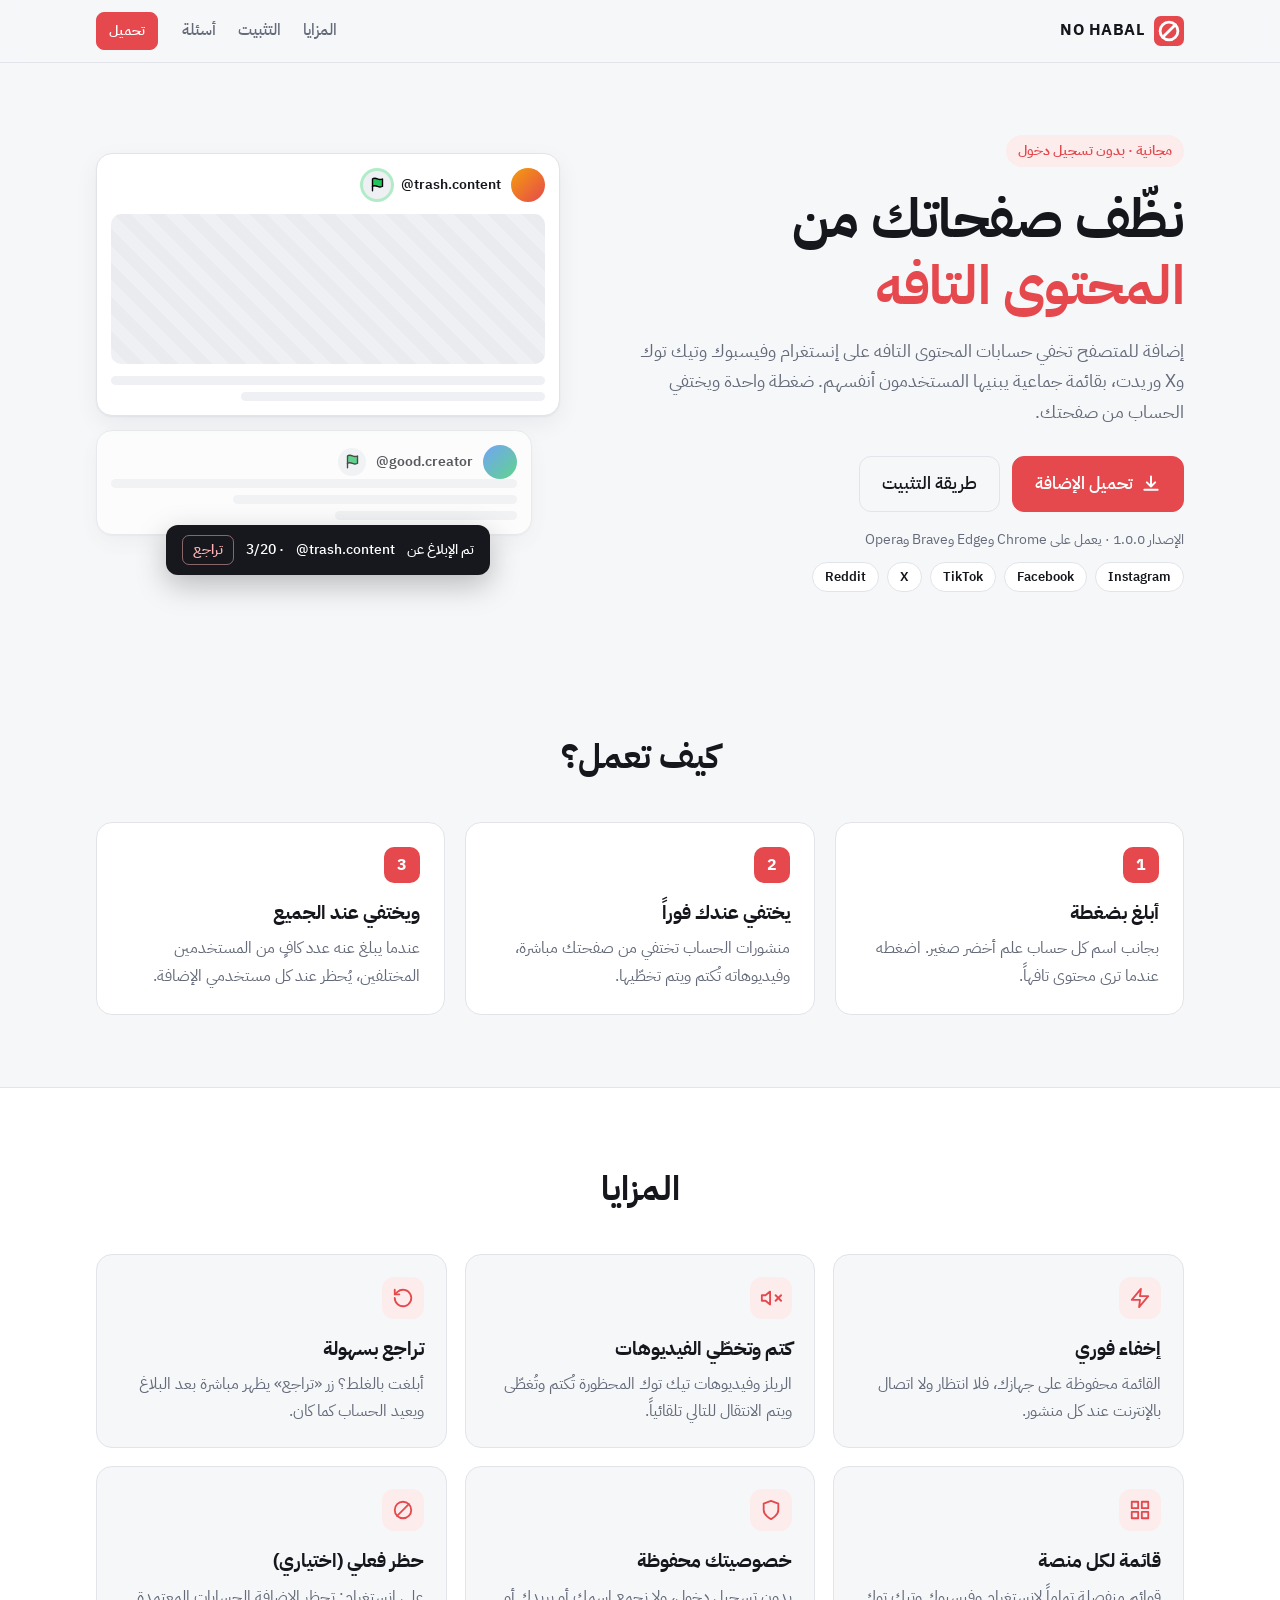
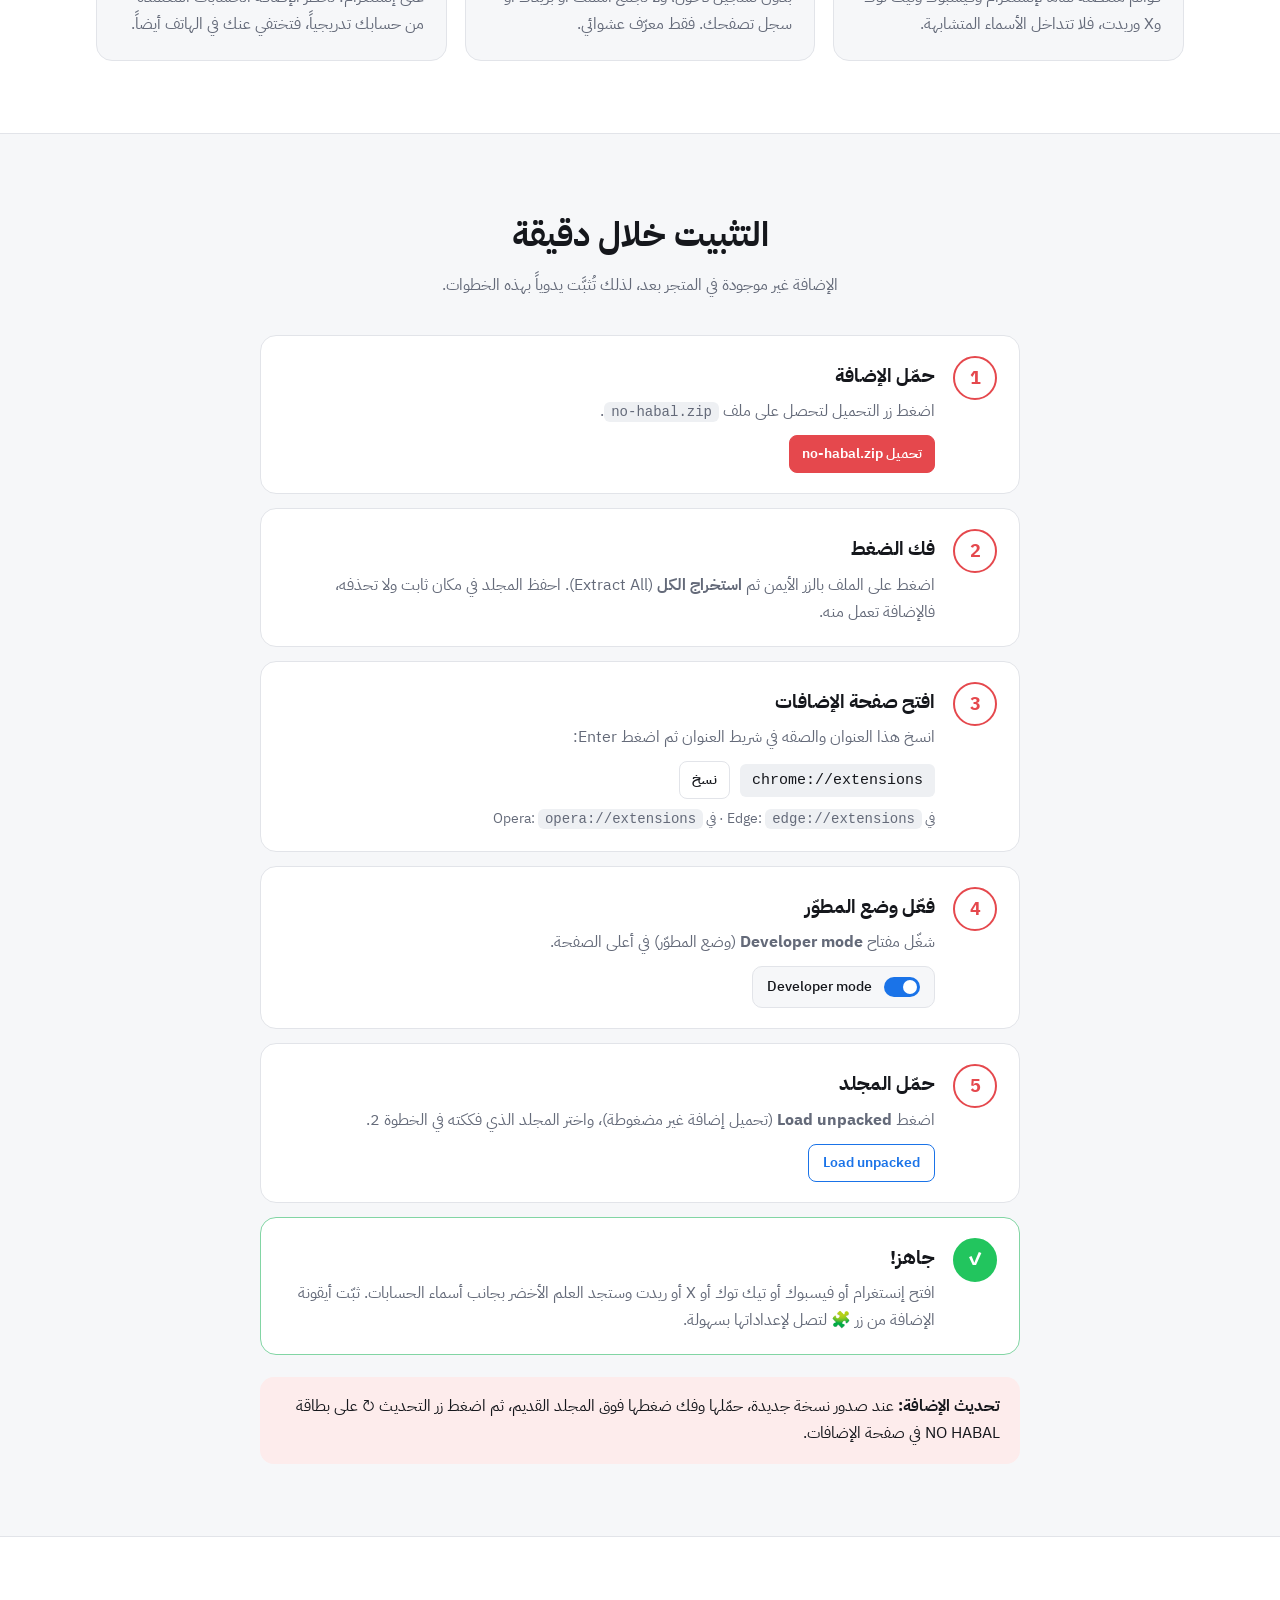
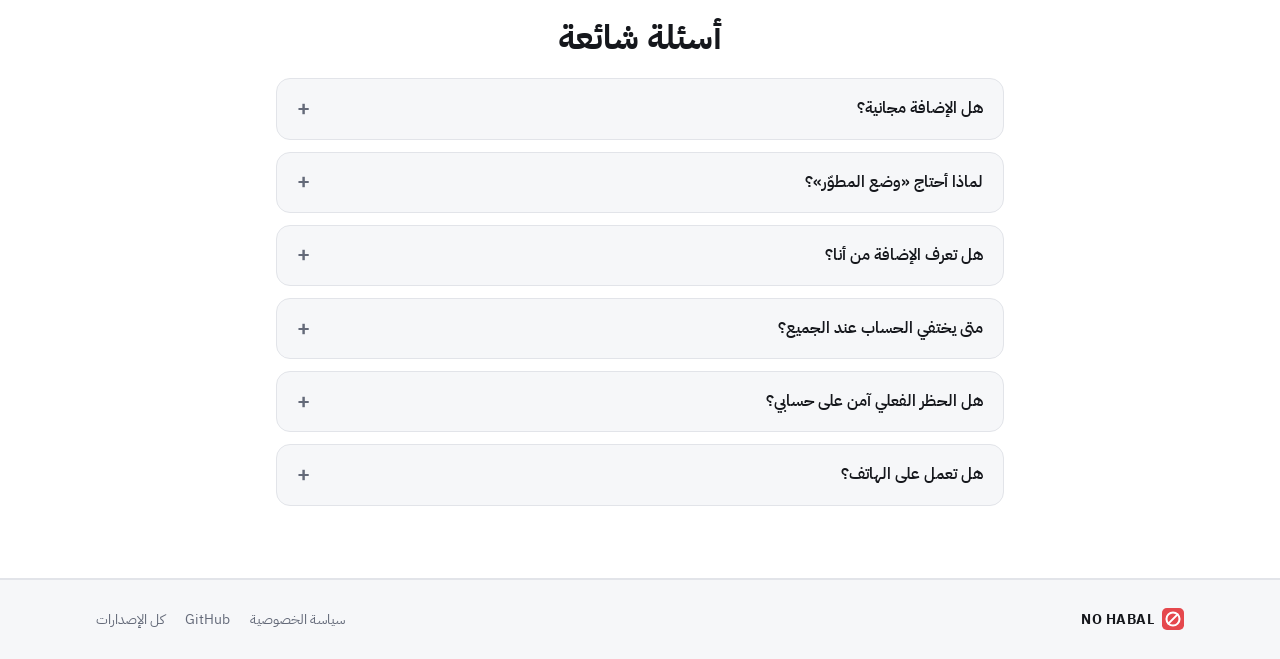
<file: docs/index.html>
<!doctype html>
<html lang="ar" dir="rtl">
<head>
  <meta charset="utf-8">
  <meta name="viewport" content="width=device-width, initial-scale=1">
  <title>NO HABAL — إضافة لإخفاء المحتوى التافه</title>
  <meta name="description" content="إضافة مجانية تخفي حسابات المحتوى التافه على إنستغرام وفيسبوك وتيك توك وX وريدت بقائمة جماعية يبنيها المستخدمون.">
  <meta name="theme-color" content="#e5484d">
  <meta property="og:title" content="NO HABAL — نظّف صفحاتك من المحتوى التافه">
  <meta property="og:description" content="إضافة مجانية لإخفاء الحسابات التافهة على إنستغرام وفيسبوك وتيك توك وX وريدت.">
  <meta property="og:image" content="icon128.png">
  <link rel="icon" type="image/svg+xml" href="icon.svg">
  <link rel="preconnect" href="https://fonts.googleapis.com">
  <link rel="preconnect" href="https://fonts.gstatic.com" crossorigin>
  <link href="https://fonts.googleapis.com/css2?family=IBM+Plex+Sans+Arabic:wght@400;500;600;700&display=swap" rel="stylesheet">
  <link rel="stylesheet" href="style.css">
</head>
<body>
  <header class="nav">
    <div class="wrap nav-inner">
      <a class="brand" href="#top"><img src="icon.svg" alt="" width="30" height="30"><span class="ltr">NO HABAL</span></a>
      <nav class="links">
        <a href="#features">المزايا</a>
        <a href="#install">التثبيت</a>
        <a href="#faq">أسئلة</a>
      </nav>
      <a class="btn btn-sm btn-primary" href="https://github.com/wajbatbyrswn-arch/no-habal/releases/latest/download/no-habal.zip">تحميل</a>
    </div>
  </header>

  <main id="top">
    <!-- Hero -->
    <section class="hero">
      <div class="wrap hero-grid">
        <div class="hero-copy">
          <span class="eyebrow">مجانية · بدون تسجيل دخول</span>
          <h1>نظّف صفحاتك من <span class="hl">المحتوى التافه</span></h1>
          <p class="lead">
            إضافة للمتصفح تخفي حسابات المحتوى التافه على إنستغرام وفيسبوك وتيك توك وX وريدت،
            بقائمة جماعية يبنيها المستخدمون أنفسهم. ضغطة واحدة ويختفي الحساب من صفحتك.
          </p>
          <div class="cta">
            <a class="btn btn-primary btn-lg" href="https://github.com/wajbatbyrswn-arch/no-habal/releases/latest/download/no-habal.zip">
              <svg viewBox="0 0 24 24" aria-hidden="true"><path d="M12 3v12m0 0l-5-5m5 5l5-5M4 19h16"/></svg>
              تحميل الإضافة
            </a>
            <a class="btn btn-ghost btn-lg" href="#install">طريقة التثبيت</a>
          </div>
          <p class="meta">الإصدار <span class="ltr">1.0.0</span> · يعمل على Chrome وEdge وBrave وOpera</p>
          <ul class="platforms" aria-label="المنصات المدعومة">
            <li>Instagram</li><li>Facebook</li><li>TikTok</li><li>X</li><li>Reddit</li>
          </ul>
        </div>

        <!-- رسم توضيحي: منشور مع زر العلم ورسالة الإبلاغ -->
        <div class="demo" aria-hidden="true">
          <div class="post">
            <div class="post-head">
              <span class="avatar"></span>
              <span class="name ltr">@trash.content</span>
              <span class="flag-btn"><svg viewBox="0 0 24 24"><path d="M4 15s1-1 4-1 5 2 8 2 4-1 4-1V3s-1 1-4 1-5-2-8-2-4 1-4 1z"/><line x1="4" y1="22" x2="4" y2="15"/></svg></span>
            </div>
            <div class="post-media"></div>
            <div class="post-lines"><span></span><span></span></div>
          </div>
          <div class="post post-ghost">
            <div class="post-head">
              <span class="avatar alt"></span>
              <span class="name ltr">@good.creator</span>
              <span class="flag-btn"><svg viewBox="0 0 24 24"><path d="M4 15s1-1 4-1 5 2 8 2 4-1 4-1V3s-1 1-4 1-5-2-8-2-4 1-4 1z"/><line x1="4" y1="22" x2="4" y2="15"/></svg></span>
            </div>
            <div class="post-lines"><span></span><span></span><span></span></div>
          </div>
          <div class="toast">
            تم الإبلاغ عن <span class="ltr">@trash.content</span> · 3/20
            <span class="toast-undo">تراجع</span>
          </div>
        </div>
      </div>
    </section>

    <!-- How it works -->
    <section class="section">
      <div class="wrap">
        <h2 class="title">كيف تعمل؟</h2>
        <ol class="how">
          <li>
            <span class="how-num">1</span>
            <h3>أبلغ بضغطة</h3>
            <p>بجانب اسم كل حساب علم أخضر صغير. اضغطه عندما ترى محتوى تافهاً.</p>
          </li>
          <li>
            <span class="how-num">2</span>
            <h3>يختفي عندك فوراً</h3>
            <p>منشورات الحساب تختفي من صفحتك مباشرة، وفيديوهاته تُكتم ويتم تخطّيها.</p>
          </li>
          <li>
            <span class="how-num">3</span>
            <h3>ويختفي عند الجميع</h3>
            <p>عندما يبلغ عنه عدد كافٍ من المستخدمين المختلفين، يُحظر عند كل مستخدمي الإضافة.</p>
          </li>
        </ol>
      </div>
    </section>

    <!-- Features -->
    <section class="section alt" id="features">
      <div class="wrap">
        <h2 class="title">المزايا</h2>
        <div class="features">
          <article class="feature">
            <div class="f-icon"><svg viewBox="0 0 24 24"><path d="M13 2L3 14h9l-1 8 10-12h-9z"/></svg></div>
            <h3>إخفاء فوري</h3>
            <p>القائمة محفوظة على جهازك، فلا انتظار ولا اتصال بالإنترنت عند كل منشور.</p>
          </article>
          <article class="feature">
            <div class="f-icon"><svg viewBox="0 0 24 24"><polygon points="11 5 6 9 2 9 2 15 6 15 11 19"/><line x1="23" y1="9" x2="17" y2="15"/><line x1="17" y1="9" x2="23" y2="15"/></svg></div>
            <h3>كتم وتخطّي الفيديوهات</h3>
            <p>الريلز وفيديوهات تيك توك المحظورة تُكتم وتُغطّى ويتم الانتقال للتالي تلقائياً.</p>
          </article>
          <article class="feature">
            <div class="f-icon"><svg viewBox="0 0 24 24"><path d="M3 12a9 9 0 1 0 3-6.7L3 8"/><polyline points="3 3 3 8 8 8"/></svg></div>
            <h3>تراجع بسهولة</h3>
            <p>أبلغت بالغلط؟ زر «تراجع» يظهر مباشرة بعد البلاغ ويعيد الحساب كما كان.</p>
          </article>
          <article class="feature">
            <div class="f-icon"><svg viewBox="0 0 24 24"><rect x="3" y="3" width="7" height="7"/><rect x="14" y="3" width="7" height="7"/><rect x="3" y="14" width="7" height="7"/><rect x="14" y="14" width="7" height="7"/></svg></div>
            <h3>قائمة لكل منصة</h3>
            <p>قوائم منفصلة تماماً لإنستغرام وفيسبوك وتيك توك وX وريدت، فلا تتداخل الأسماء المتشابهة.</p>
          </article>
          <article class="feature">
            <div class="f-icon"><svg viewBox="0 0 24 24"><path d="M12 22s8-4 8-10V5l-8-3-8 3v7c0 6 8 10 8 10z"/></svg></div>
            <h3>خصوصيتك محفوظة</h3>
            <p>بدون تسجيل دخول، ولا نجمع اسمك أو بريدك أو سجل تصفحك. فقط معرّف عشوائي.</p>
          </article>
          <article class="feature">
            <div class="f-icon"><svg viewBox="0 0 24 24"><circle cx="12" cy="12" r="9"/><line x1="5.6" y1="18.4" x2="18.4" y2="5.6"/></svg></div>
            <h3>حظر فعلي (اختياري)</h3>
            <p>على إنستغرام: تحظر الإضافة الحسابات المعتمدة من حسابك تدريجياً، فتختفي عنك في الهاتف أيضاً.</p>
          </article>
        </div>
      </div>
    </section>

    <!-- Install -->
    <section class="section" id="install">
      <div class="wrap">
        <h2 class="title">التثبيت خلال دقيقة</h2>
        <p class="sub">الإضافة غير موجودة في المتجر بعد، لذلك تُثبَّت يدوياً بهذه الخطوات.</p>

        <ol class="steps">
          <li class="step">
            <span class="step-num">1</span>
            <div>
              <h3>حمّل الإضافة</h3>
              <p>اضغط زر التحميل لتحصل على ملف <code class="ltr">no-habal.zip</code>.</p>
              <a class="btn btn-primary btn-sm" href="https://github.com/wajbatbyrswn-arch/no-habal/releases/latest/download/no-habal.zip">تحميل no-habal.zip</a>
            </div>
          </li>
          <li class="step">
            <span class="step-num">2</span>
            <div>
              <h3>فك الضغط</h3>
              <p>اضغط على الملف بالزر الأيمن ثم <strong>استخراج الكل</strong> (Extract All). احفظ المجلد في مكان ثابت ولا تحذفه، فالإضافة تعمل منه.</p>
            </div>
          </li>
          <li class="step">
            <span class="step-num">3</span>
            <div>
              <h3>افتح صفحة الإضافات</h3>
              <p>انسخ هذا العنوان والصقه في شريط العنوان ثم اضغط Enter:</p>
              <div class="copy">
                <code class="ltr" id="ext-url">chrome://extensions</code>
                <button type="button" class="btn btn-sm" data-copy="ext-url">نسخ</button>
              </div>
              <p class="hint">في Edge: <code class="ltr">edge://extensions</code> · في Opera: <code class="ltr">opera://extensions</code></p>
            </div>
          </li>
          <li class="step">
            <span class="step-num">4</span>
            <div>
              <h3>فعّل وضع المطوّر</h3>
              <p>شغّل مفتاح <strong>Developer mode</strong> (وضع المطوّر) في أعلى الصفحة.</p>
              <div class="mock-toggle"><span>Developer mode</span><span class="sw on"></span></div>
            </div>
          </li>
          <li class="step">
            <span class="step-num">5</span>
            <div>
              <h3>حمّل المجلد</h3>
              <p>اضغط <strong>Load unpacked</strong> (تحميل إضافة غير مضغوطة)، واختر المجلد الذي فككته في الخطوة 2.</p>
              <div class="mock-btn">Load unpacked</div>
            </div>
          </li>
          <li class="step done">
            <span class="step-num">✓</span>
            <div>
              <h3>جاهز!</h3>
              <p>افتح إنستغرام أو فيسبوك أو تيك توك أو X أو ريدت وستجد العلم الأخضر بجانب أسماء الحسابات. ثبّت أيقونة الإضافة من زر 🧩 لتصل لإعداداتها بسهولة.</p>
            </div>
          </li>
        </ol>

        <div class="note">
          <strong>تحديث الإضافة:</strong> عند صدور نسخة جديدة، حمّلها وفك ضغطها فوق المجلد القديم، ثم اضغط زر التحديث ↻ على بطاقة NO HABAL في صفحة الإضافات.
        </div>
      </div>
    </section>

    <!-- FAQ -->
    <section class="section alt" id="faq">
      <div class="wrap narrow">
        <h2 class="title">أسئلة شائعة</h2>
        <details>
          <summary>هل الإضافة مجانية؟</summary>
          <p>نعم، مجانية بالكامل وبدون إعلانات أو تسجيل دخول.</p>
        </details>
        <details>
          <summary>لماذا أحتاج «وضع المطوّر»؟</summary>
          <p>لأن الإضافة لم تُنشر في متجر Chrome بعد. وضع المطوّر يسمح بتثبيت إضافة من ملف على جهازك. قد يُظهر Chrome تنبيهاً بذلك، وهذا طبيعي.</p>
        </details>
        <details>
          <summary>هل تعرف الإضافة من أنا؟</summary>
          <p>لا. تستخدم معرّفاً عشوائياً فقط لمنع تكرار البلاغات، ولا تقرأ رسائلك أو منشوراتك. اقرأ <a href="https://wajbatbyrswn-arch.github.io/no-habal-admin/privacy.html">سياسة الخصوصية</a>.</p>
        </details>
        <details>
          <summary>متى يختفي الحساب عند الجميع؟</summary>
          <p>عندما يصل عدد البلاغات عليه من مستخدمين مختلفين إلى العتبة المحددة، ثم يصل التحديث لكل المستخدمين خلال 30 دقيقة كحد أقصى.</p>
        </details>
        <details>
          <summary>هل الحظر الفعلي آمن على حسابي؟</summary>
          <p>هو مطفأ افتراضياً. عند تشغيله يعمل ببطء وبفواصل عشوائية، وبحد أقصى 35 حظراً يومياً، ويتوقف تلقائياً عند حدوث أخطاء. ومع ذلك فالأتمتة على المنصات مسؤوليتك، ويمكنك الاكتفاء بالإخفاء فقط.</p>
        </details>
        <details>
          <summary>هل تعمل على الهاتف؟</summary>
          <p>الإضافة للمتصفح على الكمبيوتر. لكن مع تشغيل الحظر الفعلي على إنستغرام، تختفي الحسابات المحظورة عنك في تطبيق الهاتف أيضاً.</p>
        </details>
      </div>
    </section>
  </main>

  <footer class="footer">
    <div class="wrap footer-inner">
      <span class="brand small"><img src="icon.svg" alt="" width="22" height="22"><span class="ltr">NO HABAL</span></span>
      <nav>
        <a href="https://wajbatbyrswn-arch.github.io/no-habal-admin/privacy.html">سياسة الخصوصية</a>
        <a href="https://github.com/wajbatbyrswn-arch/no-habal">GitHub</a>
        <a href="https://github.com/wajbatbyrswn-arch/no-habal/releases">كل الإصدارات</a>
      </nav>
    </div>
  </footer>

  <script>
    document.querySelectorAll('[data-copy]').forEach((btn) => {
      btn.addEventListener('click', async () => {
        const text = document.getElementById(btn.dataset.copy).textContent;
        try {
          await navigator.clipboard.writeText(text);
          btn.textContent = 'تم النسخ ✓';
        } catch {
          btn.textContent = 'انسخه يدوياً';
        }
        setTimeout(() => { btn.textContent = 'نسخ'; }, 2000);
      });
    });
  </script>
</body>
</html>
</file>
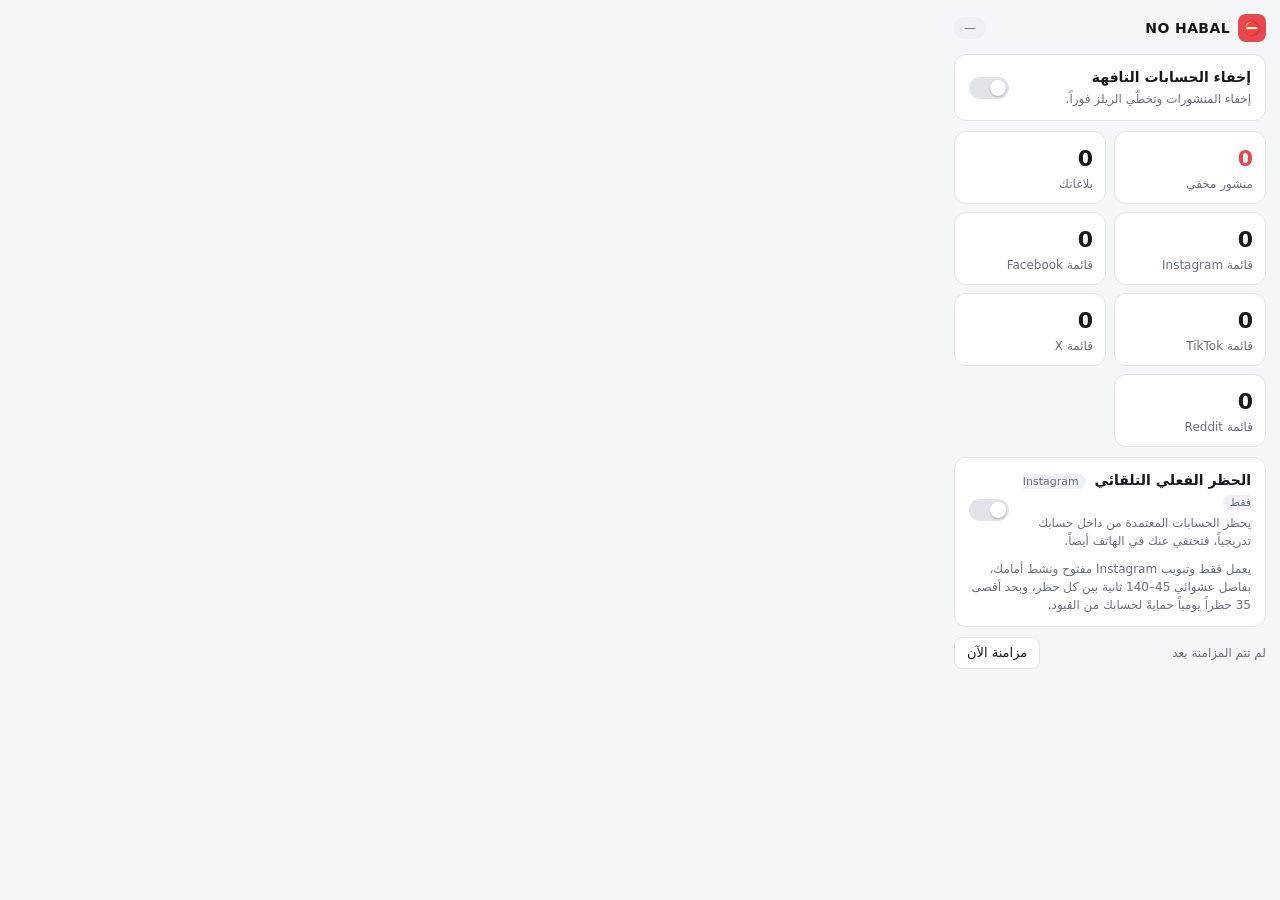
<file: extension/popup/popup.html>
<!doctype html>
<html lang="ar" dir="rtl">
<head>
  <meta charset="utf-8">
  <title>NO HABAL</title>
  <link rel="stylesheet" href="popup.css">
</head>
<body>
  <header class="top">
    <div class="logo"><span class="mark">⛔</span><span class="ltr">NO HABAL</span></div>
    <span class="status" id="status-pill">—</span>
  </header>

  <!-- الإخفاء -->
  <section class="card">
    <label class="row toggle-row">
      <span>
        <strong>إخفاء الحسابات التافهة</strong>
        <small>إخفاء المنشورات وتخطّي الريلز فوراً.</small>
      </span>
      <input type="checkbox" class="switch" id="enabled">
    </label>
  </section>

  <!-- الإحصائيات -->
  <section class="stats">
    <div class="stat">
      <div class="num" id="hidden-total">0</div>
      <div class="lbl">منشور مخفي</div>
    </div>
    <div class="stat">
      <div class="num" id="mine-total">0</div>
      <div class="lbl">بلاغاتك</div>
    </div>
    <div class="stat">
      <div class="num" id="list-instagram">0</div>
      <div class="lbl">قائمة Instagram</div>
    </div>
    <div class="stat">
      <div class="num" id="list-facebook">0</div>
      <div class="lbl">قائمة Facebook</div>
    </div>
    <div class="stat">
      <div class="num" id="list-tiktok">0</div>
      <div class="lbl">قائمة TikTok</div>
    </div>
    <div class="stat">
      <div class="num" id="list-x">0</div>
      <div class="lbl">قائمة X</div>
    </div>
    <div class="stat">
      <div class="num" id="list-reddit">0</div>
      <div class="lbl">قائمة Reddit</div>
    </div>
  </section>

  <!-- الحظر الفعلي -->
  <section class="card">
    <label class="row toggle-row">
      <span>
        <strong>الحظر الفعلي التلقائي <em class="tag">Instagram فقط</em></strong>
        <small>يحظر الحسابات المعتمدة من داخل حسابك تدريجياً، فتختفي عنك في الهاتف أيضاً.</small>
      </span>
      <input type="checkbox" class="switch" id="autoBlock">
    </label>

    <div id="block-panel" class="block-panel hidden">
      <div class="progress-head">
        <span>اليوم</span>
        <span class="ltr"><strong id="block-count">0</strong> / <span id="block-cap">35</span></span>
      </div>
      <div class="bar"><span id="block-bar"></span></div>
      <ul class="facts">
        <li><span>المتبقي في الطابور</span><strong id="block-queue">0</strong></li>
        <li><span>الحالة</span><strong id="block-state">—</strong></li>
        <li><span>آخر حظر</span><strong id="block-last" class="ltr">—</strong></li>
        <li><span>إجمالي من حُظروا</span><strong id="block-total">0</strong></li>
      </ul>
      <p class="error hidden" id="block-error"></p>
    </div>

    <p class="note">
      يعمل فقط وتبويب Instagram مفتوح ونشط أمامك، بفاصل عشوائي 45–140 ثانية بين كل حظر،
      وبحد أقصى 35 حظراً يومياً حمايةً لحسابك من القيود.
    </p>
  </section>

  <footer class="foot">
    <span class="muted" id="synced">لم تتم المزامنة بعد</span>
    <button type="button" class="btn" id="sync-btn">مزامنة الآن</button>
  </footer>

  <script src="popup.js"></script>
</body>
</html>
</file>
<file: docs/style.css>
:root {
  --bg: #f6f7f9;
  --surface: #ffffff;
  --surface-2: #eef0f3;
  --border: #e2e4e9;
  --text: #15171c;
  --muted: #646a79;
  --accent: #e5484d;
  --accent-ink: #ffffff;
  --accent-soft: #fdecec;
  --green: #22c55e;
  --shadow: 0 1px 2px rgba(16, 24, 40, .05), 0 8px 24px rgba(16, 24, 40, .06);
  color-scheme: light;
}
@media (prefers-color-scheme: dark) {
  :root {
    --bg: #0e1014;
    --surface: #161920;
    --surface-2: #1f232b;
    --border: #2a2f39;
    --text: #e9ebf0;
    --muted: #979dab;
    --accent: #ff5a60;
    --accent-soft: #34191c;
    --shadow: none;
    color-scheme: dark;
  }
}

* { box-sizing: border-box; }
html { scroll-behavior: smooth; }
body {
  margin: 0;
  background: var(--bg);
  color: var(--text);
  font: 16px/1.7 'IBM Plex Sans Arabic', system-ui, sans-serif;
  -webkit-font-smoothing: antialiased;
}
a { color: inherit; }
img { display: block; }
.ltr { direction: ltr; unicode-bidi: embed; }
code {
  font: 14px/1.4 ui-monospace, 'Cascadia Code', Consolas, monospace;
  background: var(--surface-2);
  border-radius: 6px;
  padding: 2px 7px;
}

.wrap { max-width: 1120px; margin: 0 auto; padding: 0 16px; }
.wrap.narrow { max-width: 760px; }

/* ---------- Buttons ---------- */
.btn {
  display: inline-flex;
  align-items: center;
  justify-content: center;
  gap: 8px;
  border: 1px solid var(--border);
  background: var(--surface);
  color: var(--text);
  border-radius: 10px;
  padding: 9px 16px;
  font: inherit;
  font-weight: 600;
  text-decoration: none;
  white-space: nowrap;
  cursor: pointer;
  transition: transform .15s, filter .15s, background .15s;
}
.btn:hover { background: var(--surface-2); }
.btn:active { transform: translateY(1px); }
.btn-primary { background: var(--accent); border-color: var(--accent); color: var(--accent-ink); }
.btn-primary:hover { background: var(--accent); filter: brightness(1.08); }
.btn-ghost { background: transparent; }
.btn-sm { padding: 6px 12px; font-size: 14px; border-radius: 8px; }
.btn-lg { padding: 13px 22px; font-size: 17px; border-radius: 12px; }
.btn svg { width: 20px; height: 20px; fill: none; stroke: currentColor; stroke-width: 2.4; stroke-linecap: round; stroke-linejoin: round; }

/* ---------- Nav ---------- */
.nav {
  position: sticky; top: 0; z-index: 10;
  background: color-mix(in srgb, var(--bg) 85%, transparent);
  backdrop-filter: blur(10px);
  border-bottom: 1px solid var(--border);
}
.nav-inner { height: 62px; display: flex; align-items: center; gap: 24px; }
.brand { display: inline-flex; align-items: center; gap: 10px; font-weight: 700; letter-spacing: .5px; text-decoration: none; }
.brand.small { gap: 8px; font-size: 14px; }
.links { display: flex; gap: 22px; margin-inline-start: auto; }
.links a { text-decoration: none; color: var(--muted); font-weight: 500; }
.links a:hover { color: var(--text); }

/* ---------- Hero ---------- */
.hero { padding: 72px 0 64px; }
.hero-grid { display: grid; grid-template-columns: 1.1fr .9fr; gap: 56px; align-items: center; }
.eyebrow {
  display: inline-block;
  font-size: 14px; font-weight: 600;
  color: var(--accent);
  background: var(--accent-soft);
  padding: 4px 12px; border-radius: 99px;
}
h1 { font-size: clamp(34px, 5vw, 54px); line-height: 1.25; margin: 18px 0 16px; letter-spacing: -.5px; }
.hl { color: var(--accent); }
.lead { font-size: 18px; color: var(--muted); margin: 0 0 28px; max-width: 560px; }
.cta { display: flex; gap: 12px; flex-wrap: wrap; }
.meta { font-size: 14px; color: var(--muted); margin: 16px 0 10px; }
.platforms { list-style: none; padding: 0; margin: 0; display: flex; gap: 8px; flex-wrap: wrap; }
.platforms li {
  font-size: 13px; font-weight: 600;
  padding: 3px 12px; border-radius: 99px;
  border: 1px solid var(--border); background: var(--surface);
}

/* Demo illustration */
.demo { position: relative; padding-bottom: 40px; }
.post {
  background: var(--surface);
  border: 1px solid var(--border);
  border-radius: 16px;
  padding: 14px;
  box-shadow: var(--shadow);
}
.post-ghost { margin: 14px 28px 0 0; opacity: .7; }
.post-head { display: flex; align-items: center; gap: 10px; }
.avatar { width: 34px; height: 34px; border-radius: 50%; background: linear-gradient(135deg, #f59e0b, #e5484d); flex: none; }
.avatar.alt { background: linear-gradient(135deg, #3b82f6, #22c55e); }
.name { font-weight: 600; font-size: 14px; }
.flag-btn {
  width: 28px; height: 28px; border-radius: 50%;
  display: grid; place-items: center;
  background: var(--surface-2);
}
.flag-btn svg { width: 15px; height: 15px; stroke: #000; stroke-width: 2.2; stroke-linecap: round; stroke-linejoin: round; }
.flag-btn path { fill: var(--green); }
.post:first-child .flag-btn { box-shadow: 0 0 0 3px color-mix(in srgb, var(--green) 35%, transparent); animation: pulse 2.4s ease-in-out infinite; }
@keyframes pulse { 50% { box-shadow: 0 0 0 7px color-mix(in srgb, var(--green) 10%, transparent); } }
.post-media {
  height: 150px; margin: 12px 0;
  border-radius: 10px;
  background: repeating-linear-gradient(45deg, var(--surface-2) 0 12px, color-mix(in srgb, var(--surface-2) 60%, var(--border)) 12px 24px);
}
.post-lines { display: grid; gap: 7px; }
.post-lines span { height: 9px; border-radius: 99px; background: var(--surface-2); }
.post-lines span:nth-child(2) { width: 70%; }
.post-lines span:nth-child(3) { width: 45%; }
.toast {
  position: absolute;
  bottom: 0; left: 50%;
  transform: translateX(-50%);
  white-space: nowrap;
  background: #16181d; color: #fff;
  font-size: 14px; font-weight: 500;
  padding: 10px 16px; border-radius: 12px;
  box-shadow: 0 10px 30px rgba(0, 0, 0, .25);
  display: flex; align-items: center; gap: 12px;
}
.toast-undo { color: #ffb3b5; border: 1px solid rgba(255, 179, 181, .5); border-radius: 7px; padding: 2px 10px; font-weight: 600; }

/* ---------- Sections ---------- */
.section { padding: 72px 0; }
.section.alt { background: var(--surface); border-block: 1px solid var(--border); }
.title { font-size: clamp(26px, 3.4vw, 34px); margin: 0 0 8px; text-align: center; }
.sub { text-align: center; color: var(--muted); margin: 0 0 36px; }

.how { list-style: none; padding: 0; margin: 36px 0 0; display: grid; grid-template-columns: repeat(3, 1fr); gap: 20px; }
.how li { background: var(--surface); border: 1px solid var(--border); border-radius: 16px; padding: 24px; }
.how-num {
  width: 36px; height: 36px; border-radius: 10px;
  display: grid; place-items: center;
  background: var(--accent); color: #fff; font-weight: 700;
}
.how h3, .feature h3, .step h3 { margin: 14px 0 6px; font-size: 19px; }
.how p, .feature p, .step p { margin: 0; color: var(--muted); }

.features { display: grid; grid-template-columns: repeat(3, 1fr); gap: 18px; margin-top: 36px; }
.feature { border: 1px solid var(--border); border-radius: 16px; padding: 22px; background: var(--bg); }
.f-icon { width: 42px; height: 42px; border-radius: 12px; display: grid; place-items: center; background: var(--accent-soft); color: var(--accent); }
.f-icon svg { width: 22px; height: 22px; fill: none; stroke: currentColor; stroke-width: 2; stroke-linecap: round; stroke-linejoin: round; }

/* ---------- Install steps ---------- */
.steps { list-style: none; padding: 0; margin: 0 auto; max-width: 760px; display: grid; gap: 14px; }
.step {
  display: grid; grid-template-columns: 44px 1fr; gap: 18px;
  background: var(--surface); border: 1px solid var(--border);
  border-radius: 16px; padding: 20px 22px;
}
.step h3 { margin-top: 4px; }
.step p { margin-bottom: 10px; }
.step p:last-child { margin-bottom: 0; }
.step-num {
  width: 44px; height: 44px; border-radius: 50%;
  display: grid; place-items: center;
  border: 2px solid var(--accent); color: var(--accent);
  font-weight: 700; font-size: 18px;
}
.step.done { border-color: color-mix(in srgb, var(--green) 50%, var(--border)); }
.step.done .step-num { border-color: var(--green); background: var(--green); color: #fff; }
.copy { display: flex; align-items: center; gap: 10px; flex-wrap: wrap; margin-bottom: 8px; }
.copy code { font-size: 15px; padding: 6px 12px; }
.hint { font-size: 14px; }
.mock-toggle {
  display: inline-flex; align-items: center; gap: 12px;
  direction: ltr;
  border: 1px solid var(--border); border-radius: 10px;
  padding: 8px 14px; font-size: 14px; font-weight: 500;
  background: var(--bg);
}
.sw { width: 36px; height: 20px; border-radius: 99px; background: #1a73e8; position: relative; }
.sw::after { content: ''; position: absolute; top: 3px; right: 3px; width: 14px; height: 14px; border-radius: 50%; background: #fff; }
.mock-btn {
  display: inline-block; direction: ltr;
  border: 1px solid #1a73e8; color: #1a73e8;
  border-radius: 8px; padding: 6px 14px;
  font-size: 14px; font-weight: 600;
}
.note {
  max-width: 760px; margin: 22px auto 0;
  padding: 16px 20px; border-radius: 14px;
  background: var(--accent-soft); color: var(--text);
}

/* ---------- FAQ ---------- */
details {
  background: var(--bg);
  border: 1px solid var(--border);
  border-radius: 14px;
  padding: 0 20px;
  margin-top: 12px;
}
summary {
  cursor: pointer;
  font-weight: 600;
  padding: 16px 0;
  list-style: none;
  display: flex; justify-content: space-between; align-items: center; gap: 12px;
}
summary::-webkit-details-marker { display: none; }
summary::after { content: '+'; font-size: 22px; color: var(--muted); line-height: 1; }
details[open] summary::after { content: '−'; }
details p { margin: 0 0 16px; color: var(--muted); }
details a { color: var(--accent); }

/* ---------- Footer ---------- */
.footer { padding: 28px 0; border-top: 1px solid var(--border); }
.footer-inner { display: flex; align-items: center; justify-content: space-between; gap: 16px; flex-wrap: wrap; }
.footer nav { display: flex; gap: 20px; flex-wrap: wrap; }
.footer a { color: var(--muted); text-decoration: none; font-size: 14px; }
.footer a:hover { color: var(--text); }

/* ---------- Responsive ---------- */
@media (max-width: 880px) {
  .hero { padding: 44px 0 40px; }
  .hero-grid { grid-template-columns: 1fr; gap: 40px; }
  .how, .features { grid-template-columns: 1fr; }
  .links { display: none; }
  .nav-inner .btn { margin-inline-start: auto; }
  .section { padding: 52px 0; }
}
@media (max-width: 520px) {
  .step { grid-template-columns: 1fr; gap: 10px; }
  .toast { font-size: 12px; padding: 8px 12px; }
  .post-ghost { margin-right: 12px; }
  .cta .btn { flex: 1; }
}
</file>
<file: extension/popup/popup.css>
:root {
  --bg: #f5f6f8;
  --surface: #ffffff;
  --surface-2: #eef0f3;
  --border: #e2e4e9;
  --text: #16181d;
  --muted: #6b7080;
  --accent: #e5484d;
  --accent-soft: #fdecec;
  --ok: #2f9e6e;
  --warn: #c98a16;
  color-scheme: light;
}
@media (prefers-color-scheme: dark) {
  :root {
    --bg: #0f1115;
    --surface: #171a20;
    --surface-2: #232730;
    --border: #2a2f39;
    --text: #e9ebf0;
    --muted: #9399a8;
    --accent: #ff6369;
    --accent-soft: #3a1d20;
    --ok: #4cc38a;
    --warn: #f0b440;
    color-scheme: dark;
  }
}

* { box-sizing: border-box; }
html, body { margin: 0; }
body {
  width: 340px;
  padding: 14px;
  background: var(--bg);
  color: var(--text);
  font: 14px/1.5 system-ui, 'Segoe UI', Tahoma, sans-serif;
}
button, input { font: inherit; color: inherit; }
.ltr { direction: ltr; unicode-bidi: embed; }
.muted { color: var(--muted); }
.hidden { display: none !important; }

.top {
  display: flex;
  align-items: center;
  justify-content: space-between;
  margin-bottom: 12px;
}
.logo { display: flex; align-items: center; gap: 8px; font-weight: 700; letter-spacing: .4px; }
.mark {
  width: 28px; height: 28px; border-radius: 8px;
  display: grid; place-items: center;
  background: var(--accent); color: #fff; font-size: 14px;
}
.status {
  font-size: 12px;
  padding: 2px 10px;
  border-radius: 99px;
  background: var(--surface-2);
  color: var(--muted);
}
.status.on { background: color-mix(in srgb, var(--ok) 18%, transparent); color: var(--ok); }

.card {
  background: var(--surface);
  border: 1px solid var(--border);
  border-radius: 12px;
  padding: 12px 14px;
  margin-bottom: 10px;
}
.row { display: flex; align-items: center; justify-content: space-between; gap: 12px; }
.toggle-row { cursor: pointer; }
.toggle-row strong { display: block; font-size: 14px; }
.toggle-row small { display: block; color: var(--muted); font-size: 12px; margin-top: 2px; }
.tag {
  font-style: normal;
  font-size: 11px;
  font-weight: 500;
  padding: 1px 7px;
  margin-inline-start: 4px;
  border-radius: 99px;
  background: var(--surface-2);
  color: var(--muted);
}

/* مفتاح تشغيل */
.switch {
  appearance: none;
  flex: none;
  width: 40px;
  height: 22px;
  border-radius: 99px;
  background: var(--border);
  position: relative;
  cursor: pointer;
  transition: background .15s;
  margin: 0;
}
.switch::after {
  content: '';
  position: absolute;
  top: 3px;
  right: 3px;
  width: 16px;
  height: 16px;
  border-radius: 50%;
  background: #fff;
  box-shadow: 0 1px 2px rgba(0, 0, 0, .25);
  transition: transform .15s;
}
.switch:checked { background: var(--accent); }
.switch:checked::after { transform: translateX(-18px); }
.switch:focus-visible { outline: 2px solid var(--accent); outline-offset: 2px; }

.stats {
  display: grid;
  grid-template-columns: repeat(2, 1fr);
  gap: 8px;
  margin-bottom: 10px;
}
.stat {
  background: var(--surface);
  border: 1px solid var(--border);
  border-radius: 12px;
  padding: 10px 12px;
}
.num { font-size: 22px; font-weight: 700; font-variant-numeric: tabular-nums; }
.stat:first-child .num { color: var(--accent); }
.lbl { font-size: 12px; color: var(--muted); }

.block-panel { margin-top: 12px; padding-top: 12px; border-top: 1px solid var(--border); }
.progress-head { display: flex; justify-content: space-between; font-size: 13px; color: var(--muted); }
.progress-head strong { color: var(--text); }
.bar { height: 6px; background: var(--surface-2); border-radius: 99px; overflow: hidden; margin: 6px 0 10px; }
.bar span { display: block; height: 100%; width: 0; background: var(--accent); border-radius: 99px; transition: width .3s; }
.facts { list-style: none; margin: 0; padding: 0; font-size: 13px; }
.facts li { display: flex; justify-content: space-between; gap: 8px; padding: 3px 0; }
.facts span { color: var(--muted); }
.facts strong { font-weight: 600; text-align: end; overflow: hidden; text-overflow: ellipsis; white-space: nowrap; max-width: 60%; }

.note { margin: 10px 0 0; font-size: 12px; color: var(--muted); }
.error {
  margin: 8px 0 0;
  padding: 6px 10px;
  border-radius: 8px;
  font-size: 12px;
  background: var(--accent-soft);
  color: var(--accent);
}

.foot { display: flex; align-items: center; justify-content: space-between; gap: 8px; font-size: 12px; }
.btn {
  border: 1px solid var(--border);
  background: var(--surface);
  border-radius: 8px;
  padding: 5px 12px;
  cursor: pointer;
  font-size: 13px;
}
.btn:hover { background: var(--surface-2); }
.btn:disabled { opacity: .6; cursor: default; }
</file>
